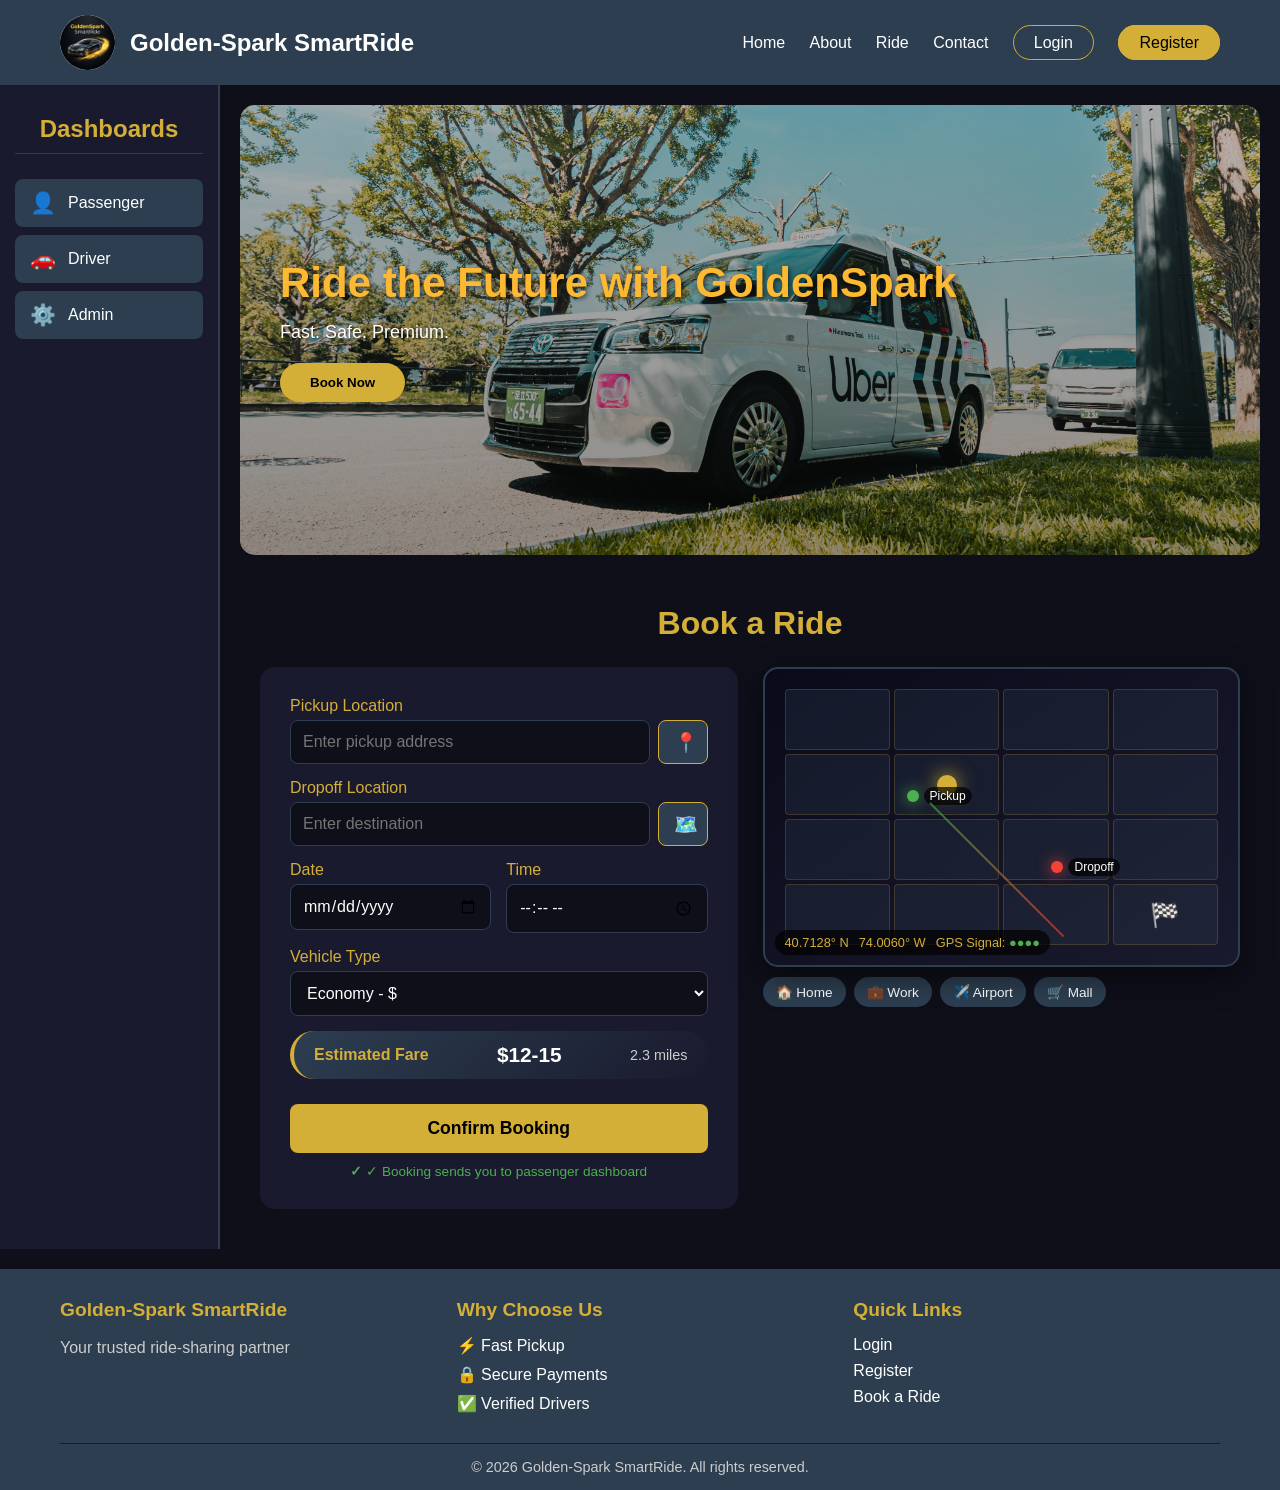
<file: index.html>
<!DOCTYPE html>
<html>

<head>
    <title>Golden-Spark SmartRide</title>
    <link rel="stylesheet" href="style.css">
</head>

<body>

    <header>
        <div class="header-left">
            <img src="logo.jpeg" alt="GoldenSpark SmartRide Logo" class="logo">
            <h1>Golden-Spark SmartRide</h1>
        </div>
        <nav>
            <a href="index.html">Home</a>
            <a href="#about">About</a>
            <a href="#ride">Ride</a>
            <a href="#contact">Contact</a>
            <a href="login.html" class="nav-btn">Login</a>
            <a href="register.html" class="nav-btn register-btn">Register</a>
        </nav>
    </header>

    <div class="main-container">
        <aside class="dashboard-sidebar">
            <h2>Dashboards</h2>
            <a href="passenger-dashboard.html" class="dashboard-link">
                <span class="dashboard-icon">👤</span>
                <span>Passenger</span>
            </a>
            <a href="driver-dashboard.html" class="dashboard-link">
                <span class="dashboard-icon">🚗</span>
                <span>Driver</span>
            </a>
            <a href="admin-dashboard.html" class="dashboard-link">
                <span class="dashboard-icon">⚙️</span>
                <span>Admin</span>
            </a>
        </aside>

        <main class="main-content">
            <section class="hero">
                <div class="hero-text">
                    <h1>Ride the Future with GoldenSpark</h1>
                    <p>Fast. Safe. Premium.</p>
                    <a href="booking.html"><button class="book-now-btn">Book Now</button></a>
                </div>
            </section>

            <section class="booking-form-section" id="ride">
                <h2>Book a Ride</h2>
                <div class="booking-container">
                    <div class="booking-form-wrapper">
                        <form class="booking-form">
                            <div class="form-group">
                                <label for="pickup">Pickup Location</label>
                                <div class="location-input">
                                    <input type="text" id="pickup" placeholder="Enter pickup address" required>
                                    <button type="button" class="gps-btn" title="Use my current location">📍</button>
                                </div>
                            </div>
                            <div class="form-group">
                                <label for="dropoff">Dropoff Location</label>
                                <div class="location-input">
                                    <input type="text" id="dropoff" placeholder="Enter destination" required>
                                    <button type="button" class="map-btn" title="Select on map">🗺️</button>
                                </div>
                            </div>
                            <div class="form-row">
                                <div class="form-group">
                                    <label for="date">Date</label>
                                    <input type="date" id="date" required>
                                </div>
                                <div class="form-group">
                                    <label for="time">Time</label>
                                    <input type="time" id="time" required>
                                </div>
                            </div>
                            <div class="form-group">
                                <label for="vehicle">Vehicle Type</label>
                                <select id="vehicle">
                                    <option value="economy">Economy - $</option>
                                    <option value="premium">Premium - $$</option>
                                    <option value="luxury">Luxury - $$$</option>
                                </select>
                            </div>

                            <div class="fare-estimate">
                                <div class="fare-tooltip">
                                    <span class="fare-label">Estimated Fare</span>
                                    <span class="fare-amount">$12-15</span>
                                    <span class="fare-distance">2.3 miles</span>
                                </div>
                            </div>

                            <button type="submit" class="submit-btn">Confirm Booking</button>
                            <p class="booking-note">✓ Booking sends you to passenger dashboard</p>
                        </form>
                    </div>

                    <div class="map-preview">
                        <div class="gps-map">
                            <div class="satellite-line line-1"></div>
                            <div class="satellite-line line-2"></div>
                            <div class="satellite-line line-3"></div>

                            <!-- Map Grid -->
                            <div class="map-grid">
                                <div class="grid-row">
                                    <div class="grid-cell"></div>
                                    <div class="grid-cell"></div>
                                    <div class="grid-cell"></div>
                                    <div class="grid-cell"></div>
                                </div>
                                <div class="grid-row">
                                    <div class="grid-cell"></div>
                                    <div class="grid-cell">
                                        <div class="gps-pulse"></div>
                                    </div>
                                    <div class="grid-cell"></div>
                                    <div class="grid-cell"></div>
                                </div>
                                <div class="grid-row">
                                    <div class="grid-cell"></div>
                                    <div class="grid-cell"></div>
                                    <div class="grid-cell"></div>
                                    <div class="grid-cell"></div>
                                </div>
                                <div class="grid-row">
                                    <div class="grid-cell"></div>
                                    <div class="grid-cell"></div>
                                    <div class="grid-cell"></div>
                                    <div class="grid-cell">
                                        <div class="destination-marker">🏁</div>
                                    </div>
                                </div>
                            </div>

                            <div class="gps-coordinates">
                                <span class="coord">40.7128° N</span>
                                <span class="coord">74.0060° W</span>
                                <span class="coord">GPS Signal: <span class="signal-strong">●●●●</span></span>
                            </div>

                            <div class="location-marker pickup">
                                <span class="marker-dot"></span>
                                <span class="marker-label">Pickup</span>
                            </div>
                            <div class="location-marker dropoff">
                                <span class="marker-dot"></span>
                                <span class="marker-label">Dropoff</span>
                            </div>

                            <!-- Route Line -->
                            <div class="route-line"></div>
                        </div>

                        <div class="quick-locations">
                            <span class="quick-loc" title="Set as pickup">🏠 Home</span>
                            <span class="quick-loc" title="Set as pickup">💼 Work</span>
                            <span class="quick-loc" title="Set as pickup">✈️ Airport</span>
                            <span class="quick-loc" title="Set as pickup">🛒 Mall</span>
                        </div>
                    </div>
                </div>
            </section>

        </main>
    </div>

    <footer>
        <div class="footer-content">
            <div class="footer-section">
                <h3>Golden-Spark SmartRide</h3>
                <p>Your trusted ride-sharing partner</p>
            </div>

            <div class="footer-section why-choose-us">
                <h3>Why Choose Us</h3>
                <ul class="features-list">
                    <li>⚡ Fast Pickup</li>
                    <li>🔒 Secure Payments</li>
                    <li>✅ Verified Drivers</li>
                </ul>
            </div>

            <div class="footer-section">
                <h4>Quick Links</h4>
                <a href="login.html">Login</a>
                <a href="register.html">Register</a>
                <a href="booking.html">Book a Ride</a>
            </div>
        </div>
        <p class="copyright">© 2026 Golden-Spark SmartRide. All rights reserved.</p>
    </footer>

</body>

</html>
</file>
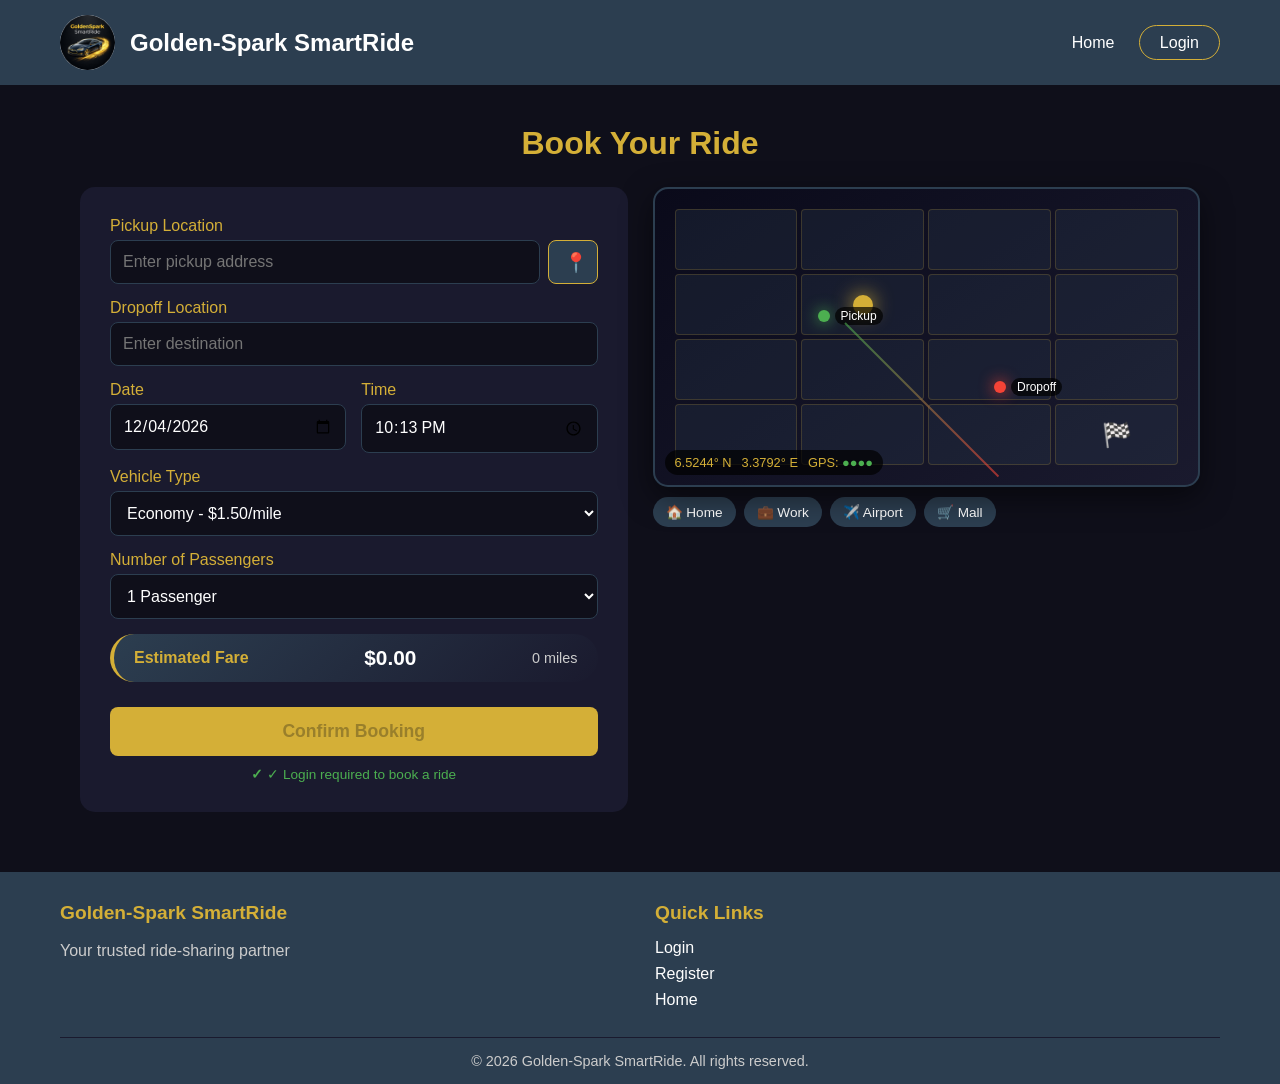
<file: booking.html>
<!DOCTYPE html>
<html lang="en">

<head>
    <meta charset="UTF-8">
    <meta name="viewport" content="width=device-width, initial-scale=1.0">
    <title>Golden-Spark | Book a Ride</title>
    <link rel="stylesheet" href="style.css">
</head>

<body>

    <header>
        <div class="header-left">
            <img src="logo.jpeg" alt="GoldenSpark SmartRide Logo" class="logo">
            <h1>Golden-Spark SmartRide</h1>
        </div>
        <nav>
            <a href="index.html">Home</a>
            <a href="login.html" class="nav-btn" id="navBtn">Login</a>
        </nav>
    </header>

    <div class="main-container">
        <main class="main-content" style="width: 100%; max-width: 1200px; margin: 0 auto; padding: 20px;">

            <section class="booking-form-section">
                <h2>Book Your Ride</h2>
                <div class="booking-container">
                    <div class="booking-form-wrapper">
                        <form class="booking-form" id="bookingForm">
                            <div class="form-group">
                                <label for="pickup">Pickup Location</label>
                                <div class="location-input">
                                    <input type="text" id="pickup" placeholder="Enter pickup address" required>
                                    <button type="button" class="gps-btn" title="Use my current location" onclick="useMyLocation()">📍</button>
                                </div>
                            </div>
                            <div class="form-group">
                                <label for="dropoff">Dropoff Location</label>
                                <div class="location-input">
                                    <input type="text" id="dropoff" placeholder="Enter destination" required>
                                </div>
                            </div>
                            <div class="form-row">
                                <div class="form-group">
                                    <label for="date">Date</label>
                                    <input type="date" id="date" required>
                                </div>
                                <div class="form-group">
                                    <label for="time">Time</label>
                                    <input type="time" id="time" required>
                                </div>
                            </div>
                            <div class="form-group">
                                <label for="vehicle">Vehicle Type</label>
                                <select id="vehicle" onchange="updateFare()">
                                    <option value="Economy">Economy - $1.50/mile</option>
                                    <option value="Premium">Premium - $2.50/mile</option>
                                    <option value="Luxury">Luxury - $4.00/mile</option>
                                </select>
                            </div>
                            <div class="form-group">
                                <label for="passengers">Number of Passengers</label>
                                <select id="passengers">
                                    <option value="1">1 Passenger</option>
                                    <option value="2">2 Passengers</option>
                                    <option value="3">3 Passengers</option>
                                    <option value="4">4 Passengers</option>
                                </select>
                            </div>

                            <div class="fare-estimate">
                                <div class="fare-tooltip">
                                    <span class="fare-label">Estimated Fare</span>
                                    <span class="fare-amount" id="fareAmount">$0.00</span>
                                    <span class="fare-distance" id="fareDistance">0 miles</span>
                                </div>
                            </div>

                            <button type="submit" class="submit-btn" id="submitBtn">Confirm Booking</button>
                            <p class="booking-note" id="bookingNote">✓ Login required to book a ride</p>
                        </form>
                    </div>

                    <div class="map-preview">
                        <div class="gps-map">
                            <div class="satellite-line line-1"></div>
                            <div class="satellite-line line-2"></div>
                            <div class="satellite-line line-3"></div>

                            <div class="map-grid">
                                <div class="grid-row">
                                    <div class="grid-cell"></div>
                                    <div class="grid-cell"></div>
                                    <div class="grid-cell"></div>
                                    <div class="grid-cell"></div>
                                </div>
                                <div class="grid-row">
                                    <div class="grid-cell"></div>
                                    <div class="grid-cell">
                                        <div class="gps-pulse" id="pickupMarker"></div>
                                    </div>
                                    <div class="grid-cell"></div>
                                    <div class="grid-cell"></div>
                                </div>
                                <div class="grid-row">
                                    <div class="grid-cell"></div>
                                    <div class="grid-cell"></div>
                                    <div class="grid-cell"></div>
                                    <div class="grid-cell"></div>
                                </div>
                                <div class="grid-row">
                                    <div class="grid-cell"></div>
                                    <div class="grid-cell"></div>
                                    <div class="grid-cell"></div>
                                    <div class="grid-cell">
                                        <div class="destination-marker">🏁</div>
                                    </div>
                                </div>
                            </div>

                            <div class="gps-coordinates">
                                <span class="coord" id="coordLat">6.5244° N</span>
                                <span class="coord" id="coordLng">3.3792° E</span>
                                <span class="coord">GPS: <span class="signal-strong">●●●●</span></span>
                            </div>

                            <div class="location-marker pickup" id="pickupPos">
                                <span class="marker-dot"></span>
                                <span class="marker-label">Pickup</span>
                            </div>
                            <div class="location-marker dropoff" id="dropoffPos">
                                <span class="marker-dot"></span>
                                <span class="marker-label">Dropoff</span>
                            </div>

                            <div class="route-line" id="routeLine"></div>
                        </div>

                        <div class="quick-locations">
                            <span class="quick-loc" onclick="setQuickLocation('pickup', '123 Main Street, Lagos')">🏠 Home</span>
                            <span class="quick-loc" onclick="setQuickLocation('pickup', '456 Oxford Street, Ikoyi')">💼 Work</span>
                            <span class="quick-loc" onclick="setQuickLocation('pickup', 'Murtala Muhammed Airport')">✈️ Airport</span>
                            <span class="quick-loc" onclick="setQuickLocation('pickup', 'Shoprite Ikeja')">🛒 Mall</span>
                        </div>
                    </div>
                </div>
            </section>

        </main>
    </div>

    <footer>
        <div class="footer-content">
            <div class="footer-section">
                <h3>Golden-Spark SmartRide</h3>
                <p>Your trusted ride-sharing partner</p>
            </div>
            <div class="footer-section">
                <h4>Quick Links</h4>
                <a href="login.html">Login</a>
                <a href="register.html">Register</a>
                <a href="index.html">Home</a>
            </div>
        </div>
        <p class="copyright">© 2026 Golden-Spark SmartRide. All rights reserved.</p>
    </footer>

    <script src="app.js"></script>
    <script>
        // Check login status
        const currentUser = getCurrentUser();
        const submitBtn = document.getElementById('submitBtn');
        const bookingNote = document.getElementById('bookingNote');
        const navBtn = document.getElementById('navBtn');

        if (currentUser) {
            navBtn.textContent = 'Logout';
            navBtn.href = '#';
            navBtn.onclick = function(e) {
                e.preventDefault();
                logout();
            };
            
            if (currentUser.role === 'Passenger') {
                submitBtn.disabled = false;
                bookingNote.textContent = '✓ Booking will be sent to nearby drivers';
                bookingNote.style.color = '#4CAF50';
            } else {
                submitBtn.disabled = true;
                bookingNote.textContent = '⚠ Only passengers can book rides';
                bookingNote.style.color = '#FFC107';
            }
        } else {
            submitBtn.disabled = true;
        }

        // Set default date and time
        document.getElementById('date').valueAsDate = new Date();
        const now = new Date();
        document.getElementById('time').value = now.getHours().toString().padStart(2, '0') + ':' + now.getMinutes().toString().padStart(2, '0');

        // Ride settings
        const rideSettings = JSON.parse(localStorage.getItem('rideSettings') || '{}');
        const rates = {
            Economy: rideSettings.economyRate || 1.50,
            Premium: rideSettings.premiumRate || 2.50,
            Luxury: rideSettings.luxuryRate || 4.00
        };
        const baseFare = rideSettings.baseFare || 3.00;

        // Calculate fare
        function updateFare() {
            const vehicle = document.getElementById('vehicle').value;
            const pickup = document.getElementById('pickup').value;
            const dropoff = document.getElementById('dropoff').value;

            if (!pickup || !dropoff) {
                document.getElementById('fareAmount').textContent = '$0.00';
                document.getElementById('fareDistance').textContent = '0 miles';
                return;
            }

            const randomDistance = (Math.random() * 12 + 1).toFixed(1);
            const fare = (baseFare + (randomDistance * rates[vehicle])).toFixed(2);

            document.getElementById('fareAmount').textContent = '$' + fare;
            document.getElementById('fareDistance').textContent = randomDistance + ' miles';
        }

        // Set quick location
        function setQuickLocation(fieldId, location) {
            document.getElementById(fieldId).value = location;
            updateFare();
        }

        // Use my location
        function useMyLocation() {
            if (navigator.geolocation) {
                navigator.geolocation.getCurrentPosition(
                    function(position) {
                        const lat = position.coords.latitude.toFixed(4);
                        const lng = position.coords.longitude.toFixed(4);
                        document.getElementById('pickup').value = 'Current Location (' + lat + ', ' + lng + ')';
                        document.getElementById('coordLat').textContent = lat + '° N';
                        document.getElementById('coordLng').textContent = lng + '° E';
                        updateFare();
                    },
                    function(error) {
                        alert('Unable to get your location. Please enter it manually.');
                    }
                );
            } else {
                alert('Geolocation is not supported by your browser.');
            }
        }

        // Input listeners
        document.getElementById('pickup').addEventListener('input', updateFare);
        document.getElementById('dropoff').addEventListener('input', updateFare);

        // Form submission
        document.getElementById('bookingForm').addEventListener('submit', function(e) {
            e.preventDefault();

            if (!currentUser) {
                showMessage('Please login to book a ride!', 'error');
                return;
            }

            if (currentUser.role !== 'Passenger') {
                showMessage('Only passengers can book rides!', 'error');
                return;
            }

            const pickup = document.getElementById('pickup').value;
            const dropoff = document.getElementById('dropoff').value;
            const date = document.getElementById('date').value;
            const time = document.getElementById('time').value;
            const vehicleType = document.getElementById('vehicle').value;
            const passengerCount = document.getElementById('passengers').value;
            const fareText = document.getElementById('fareAmount').textContent;
            const distanceText = document.getElementById('fareDistance').textContent;

            if (!pickup || !dropoff || !date || !time) {
                showMessage('Please fill in all fields!', 'error');
                return;
            }

            if (fareText === '$0.00') {
                showMessage('Please enter valid locations to calculate fare!', 'error');
                return;
            }

            const fare = parseFloat(fareText.replace('$', ''));
            const distance = parseFloat(distanceText.replace(' miles', ''));

            // Generate random coordinates for demo (Lagos area)
            const pickupLat = 6.4 + (Math.random() * 0.2);
            const pickupLng = 3.3 + (Math.random() * 0.2);
            const dropoffLat = 6.4 + (Math.random() * 0.2);
            const dropoffLng = 3.3 + (Math.random() * 0.2);

            const bookingData = {
                pickup,
                dropoff,
                pickupLat,
                pickupLng,
                dropoffLat,
                dropoffLng,
                date,
                time,
                vehicleType,
                passengerCount,
                fare,
                distance
            };

            const newBooking = createBooking(bookingData);

            if (newBooking) {
                showMessage('Booking confirmed! ID: ' + newBooking.id, 'success');
                
                setTimeout(() => {
                    window.location.href = 'passenger-dashboard.html';
                }, 2000);
            } else {
                showMessage('Failed to create booking. Please try again.', 'error');
            }
        });
    </script>
</body>

</html>
</file>
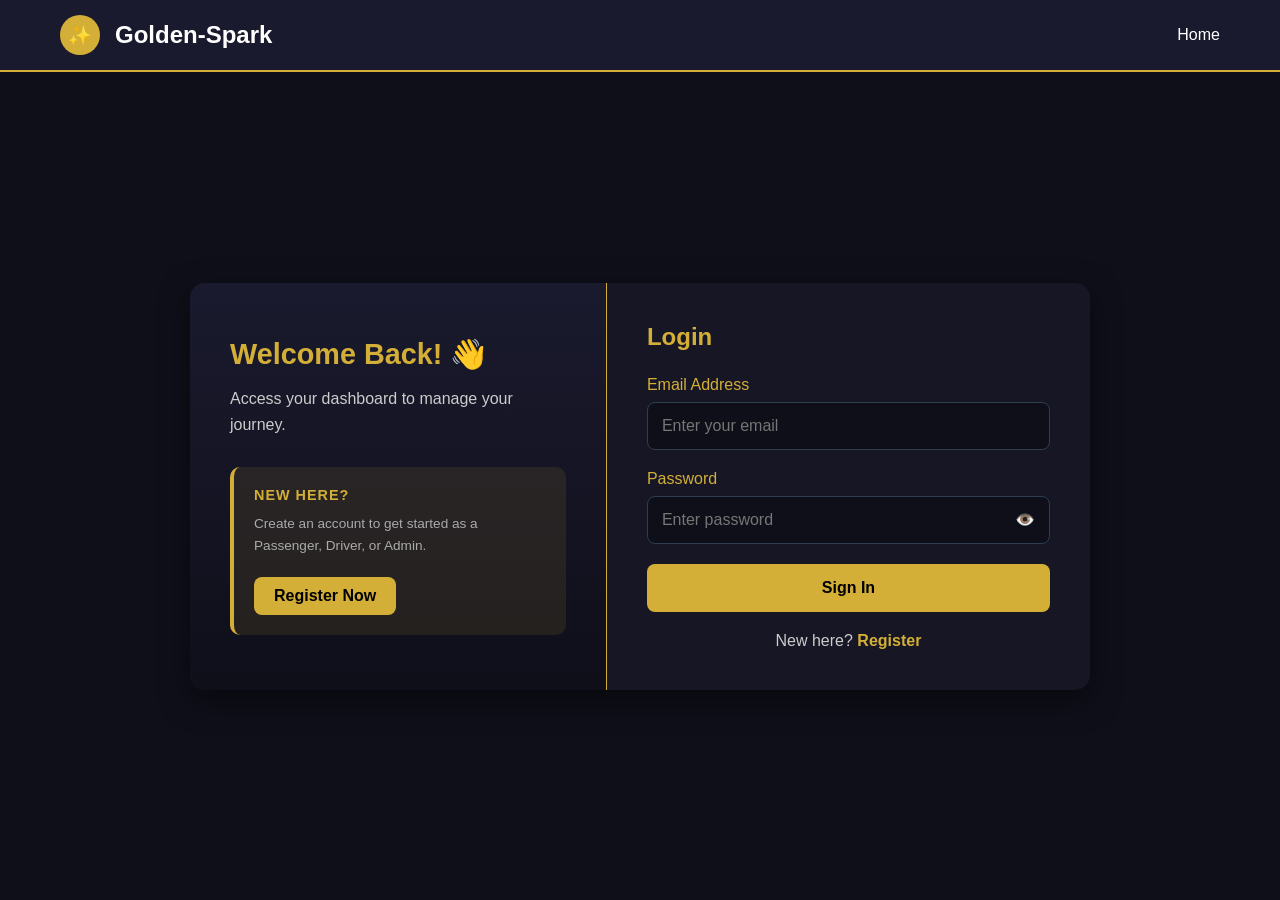
<file: Login.html>
<!DOCTYPE html>
<html lang="en">

<head>
    <meta charset="UTF-8">
    <meta name="viewport" content="width=device-width, initial-scale=1.0">
    <title>Golden-Spark | Login</title>
    <link rel="stylesheet" href="login.css">
</head>

<body>
    <header>
        <div class="header-left">
            <div class="logo">✨</div>
            <h1>Golden-Spark</h1>
        </div>
        <nav><a href="index.html">Home</a></nav>
    </header>

    <div class="main-container">
        <div class="login-container">
            <div class="brand-side">
                <h2>Welcome Back! 👋</h2>
                <p>Access your dashboard to manage your journey.</p>
                <div class="demo-credentials">
                    <h4>New here?</h4>
                    <p>Create an account to get started as a Passenger, Driver, or Admin.</p>
                    <a href="register.html" style="display: inline-block; margin-top: 15px; padding: 10px 20px; background: #D4AF37; color: black; text-decoration: none; border-radius: 8px; font-weight: bold;">Register Now</a>
                </div>
            </div>

            <div class="form-side">
                <h2>Login</h2>
                <div id="loginError" class="error-message" style="display: none;"></div>
                
                <div class="form-group">
                    <label for="email">Email Address</label>
                    <input type="email" id="email" placeholder="Enter your email" required>
                </div>
                
                <div class="form-group">
                    <label>Password</label>
                    <div class="input-with-icon">
                        <input type="password" id="login-pass" placeholder="Enter password">
                        <span class="toggle-password" onclick="togglePass('login-pass')">👁️</span>
                    </div>
                </div>
                
                <button class="register-btn" onclick="handleLogin()">Sign In</button>
                
                <div class="register-link">New here? <a href="register.html">Register</a></div>
            </div>
        </div>
    </div>
    <script src="app.js"></script>
</body>

</html>
</file>
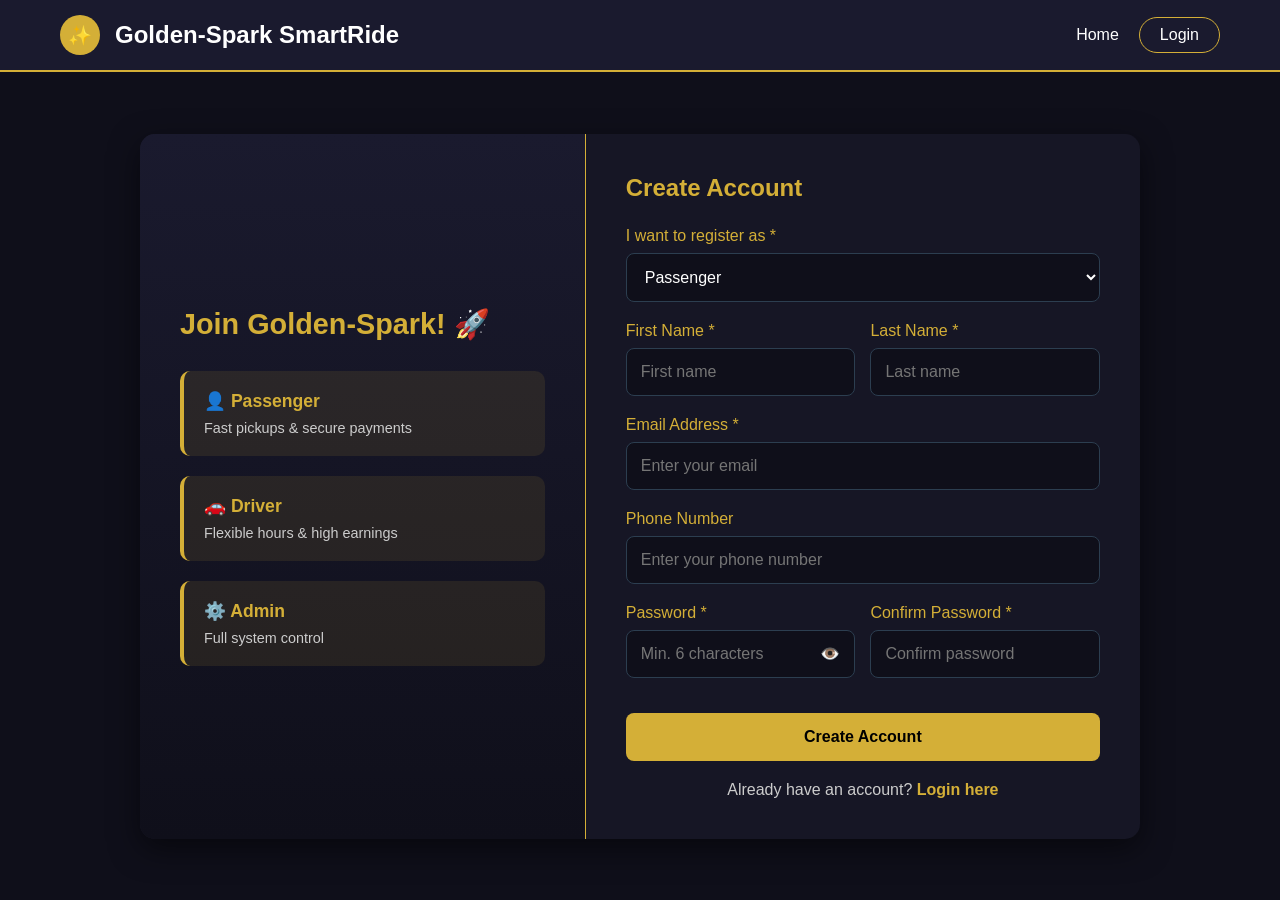
<file: Register.html>
<!DOCTYPE html>
<html lang="en">

<head>
    <meta charset="UTF-8">
    <meta name="viewport" content="width=device-width, initial-scale=1.0">
    <title>Golden-Spark | Register</title>
    <link rel="stylesheet" href="register.css">
</head>

<body>
    <header>
        <div class="header-left">
            <div class="logo">✨</div>
            <h1>Golden-Spark SmartRide</h1>
        </div>
        <nav>
            <a href="index.html">Home</a>
            <a href="login.html" class="nav-btn">Login</a>
        </nav>
    </header>

    <div class="main-container">
        <div class="register-container">
            <div class="benefits-side">
                <h2>Join Golden-Spark! 🚀</h2>
                <div class="benefits-cards">
                    <div class="benefit-card">
                        <h4>👤 Passenger</h4>
                        <p>Fast pickups & secure payments</p>
                    </div>
                    <div class="benefit-card">
                        <h4>🚗 Driver</h4>
                        <p>Flexible hours & high earnings</p>
                    </div>
                    <div class="benefit-card">
                        <h4>⚙️ Admin</h4>
                        <p>Full system control</p>
                    </div>
                </div>
            </div>

            <div class="form-side">
                <h2>Create Account</h2>
                <div id="registerError" class="error-message" style="display: none;"></div>
                
                <div class="simple-form">
                    <div class="form-group">
                        <label>I want to register as *</label>
                        <select id="userRole" onchange="toggleDriverFields()" style="width: 100%; padding: 14px; background: #0F0F1A; border: 1px solid #2C3E50; color: white; border-radius: 8px; font-size: 1rem;">
                            <option value="Passenger">Passenger</option>
                            <option value="Driver">Driver</option>
                            <option value="Admin">Admin</option>
                        </select>
                    </div>

                    <div class="form-row" style="display: flex; gap: 15px;">
                        <div class="form-group" style="flex: 1;">
                            <label>First Name *</label>
                            <input type="text" id="firstName" placeholder="First name" required>
                        </div>
                        <div class="form-group" style="flex: 1;">
                            <label>Last Name *</label>
                            <input type="text" id="lastName" placeholder="Last name" required>
                        </div>
                    </div>

                    <div class="form-group">
                        <label>Email Address *</label>
                        <input type="email" id="email" placeholder="Enter your email" required>
                    </div>

                    <div class="form-group">
                        <label>Phone Number</label>
                        <input type="tel" id="phone" placeholder="Enter your phone number">
                    </div>

                    <div class="form-row" style="display: flex; gap: 15px;">
                        <div class="form-group" style="flex: 1;">
                            <label>Password *</label>
                            <div class="input-with-icon">
                                <input type="password" id="password" placeholder="Min. 6 characters" required>
                                <span class="toggle-password" onclick="togglePass('password')">👁️</span>
                            </div>
                        </div>
                        <div class="form-group" style="flex: 1;">
                            <label>Confirm Password *</label>
                            <div class="input-with-icon">
                                <input type="password" id="confirmPassword" placeholder="Confirm password" required>
                            </div>
                        </div>
                    </div>

                    <!-- Driver-specific fields -->
                    <div id="driverFields" style="display: none; margin-top: 15px; padding: 15px; background: rgba(212, 175, 55, 0.1); border-radius: 8px; border-left: 4px solid #D4AF37;">
                        <h4 style="color: #D4AF37; margin-bottom: 15px;">🚗 Vehicle Information</h4>
                        
                        <div class="form-group">
                            <label>License Number *</label>
                            <input type="text" id="licenseNumber" placeholder="e.g., DL-2024-001">
                        </div>

                        <div class="form-group">
                            <label>License Expiry</label>
                            <input type="date" id="licenseExpiry">
                        </div>

                        <div class="form-row" style="display: flex; gap: 15px;">
                            <div class="form-group" style="flex: 2;">
                                <label>Vehicle Model *</label>
                                <input type="text" id="vehicleModel" placeholder="e.g., Toyota Camry">
                            </div>
                            <div class="form-group" style="flex: 1;">
                                <label>Year *</label>
                                <input type="number" id="vehicleYear" placeholder="e.g., 2022" min="2000" max="2030">
                            </div>
                        </div>

                        <div class="form-row" style="display: flex; gap: 15px;">
                            <div class="form-group" style="flex: 1;">
                                <label>Plate Number *</label>
                                <input type="text" id="plateNumber" placeholder="e.g., GS-992-AB">
                            </div>
                            <div class="form-group" style="flex: 1;">
                                <label>Vehicle Color</label>
                                <input type="text" id="vehicleColor" placeholder="e.g., White">
                            </div>
                        </div>
                    </div>

                    <!-- Admin code field -->
                    <div id="adminFields" style="display: none; margin-top: 15px; padding: 15px; background: rgba(212, 175, 55, 0.1); border-radius: 8px; border-left: 4px solid #D4AF37;">
                        <h4 style="color: #D4AF37; margin-bottom: 15px;">⚙️ Admin Access</h4>
                        <div class="form-group">
                            <label>Admin Code *</label>
                            <input type="password" id="adminCode" placeholder="Enter admin access code">
                            <small style="color: #ccc; font-size: 0.8rem;">Contact system administrator for admin code</small>
                        </div>
                    </div>

                    <button type="button" class="register-btn" onclick="handleRegister()" style="margin-top: 15px;">Create Account</button>
                </div>
                <div class="login-link">Already have an account? <a href="login.html">Login here</a></div>
            </div>
        </div>
    </div>

    <div id="success-overlay" class="overlay">
        <div class="success-box">
            <div class="success-icon">✅</div>
            <h3>Registration Successful!</h3>
            <p>Welcome to Golden-Spark. Redirecting...</p>
        </div>
    </div>

    <script src="app.js"></script>
    <script>
        function toggleDriverFields() {
            const role = document.getElementById('userRole').value;
            const driverFields = document.getElementById('driverFields');
            const adminFields = document.getElementById('adminFields');

            driverFields.style.display = role === 'Driver' ? 'block' : 'none';
            adminFields.style.display = role === 'Admin' ? 'block' : 'none';
        }

        // Override handleRegister to check admin code
        const originalHandleRegister = handleRegister;
        handleRegister = function() {
            const role = document.getElementById('userRole').value;
            
            if (role === 'Admin') {
                const adminCode = document.getElementById('adminCode').value;
                if (adminCode !== 'ADMIN2024') {
                    showMessage('Invalid admin code!', 'error');
                    return;
                }
            }
            
            originalHandleRegister();
        };
    </script>
</body>

</html>
</file>
<file: style.css>
* {
    margin: 0;
    padding: 0;
    box-sizing: border-box;
    font-family: Arial, sans-serif;
}

body {
    background-color: #0F0F1A;
    color: white;
}

header {
    display: flex;
    justify-content: space-between;
    align-items: center;
    padding: 15px 60px;
    background-color: #2C3E50;
    position: sticky;
    top: 0;
    z-index: 100;
}

.header-left {
    display: flex;
    align-items: center;
    gap: 15px;
}

.logo {
    height: 55px;
    width: 55px;
    border-radius: 50%;
    object-fit: cover;
}

header h1 {
    font-size: 1.5rem;
    color: white;
}

nav a {
    color: white;
    margin-left: 20px;
    text-decoration: none;
    font-weight: 500;
}

nav a:hover {
    color: #D4AF37;
}

.nav-btn {
    padding: 8px 20px;
    border-radius: 20px;
    background-color: transparent;
    border: 1px solid #D4AF37;
}

.register-btn {
    background-color: #D4AF37;
    color: black;
}

.register-btn:hover {
    background-color: #FDB931;
    color: black;
}

.main-container {
    display: flex;
    min-height: calc(100vh - 140px);
}

.dashboard-sidebar {
    width: 220px;
    background-color: #1A1A2E;
    padding: 30px 15px;
    border-right: 2px solid #2C3E50;
}

.dashboard-sidebar h2 {
    color: #D4AF37;
    margin-bottom: 25px;
    font-size: 1.5rem;
    text-align: center;
    padding-bottom: 10px;
    border-bottom: 1px solid #2C3E50;
}

.dashboard-link {
    display: flex;
    align-items: center;
    gap: 12px;
    padding: 12px 15px;
    margin-bottom: 8px;
    background-color: #2C3E50;
    border-radius: 8px;
    text-decoration: none;
    color: white;
    transition: all 0.3s;
}

.dashboard-link:hover {
    background-color: #D4AF37;
    color: black;
    transform: translateX(5px);
}

.dashboard-icon {
    font-size: 1.3rem;
}

.main-content {
    flex: 1;
    padding: 20px;
}

.hero {
    height: 50vh;
    display: flex;
    align-items: center;
    padding-left: 40px;
    color: white;
    background: linear-gradient(rgba(44, 62, 80, 0.3), rgba(0, 0, 0, 0.4)), url("uber.jpg");
    background-size: cover;
    background-position: center;
    border-radius: 15px;
    margin-bottom: 30px;
}

.hero h1 {
    font-size: 42px;
    margin-bottom: 15px;
    color: #FDB931;
    text-shadow: 2px 2px 4px rgba(0, 0, 0, 0.5);
}

.hero p {
    font-size: 18px;
    margin-bottom: 20px;
    text-shadow: 1px 1px 2px rgba(0, 0, 0, 0.5);
}

.book-now-btn {
    padding: 12px 30px;
    background-color: #D4AF37;
    border: none;
    border-radius: 30px;
    font-weight: bold;
    cursor: pointer;
    transition: background-color 0.3s;
}

.book-now-btn:hover {
    background-color: #FDB931;
}

.booking-form-section {
    max-width: 1200px;
    margin: 0 auto;
    padding: 20px;
}

.booking-form-section h2 {
    text-align: center;
    margin-bottom: 25px;
    font-size: 2rem;
    color: #D4AF37;
}

.booking-container {
    display: flex;
    gap: 25px;
    max-width: 1200px;
    margin: 0 auto;
}

.booking-form-wrapper {
    flex: 1;
    min-width: 350px;
}

.booking-form {
    background-color: #1A1A2E;
    padding: 30px;
    border-radius: 15px;
}

.form-group {
    margin-bottom: 15px;
}

.form-row {
    display: flex;
    gap: 15px;
    margin-bottom: 15px;
}

.form-row .form-group {
    flex: 1;
    margin-bottom: 0;
}

label {
    display: block;
    margin-bottom: 5px;
    color: #D4AF37;
    font-weight: 500;
}

input,
select {
    width: 100%;
    padding: 12px;
    border-radius: 8px;
    border: 1px solid #2C3E50;
    background-color: #0F0F1A;
    color: white;
    font-size: 1rem;
}

input:focus,
select:focus {
    outline: none;
    border-color: #D4AF37;
}

.location-input {
    display: flex;
    gap: 8px;
}

.location-input input {
    flex: 1;
}

.gps-btn,
.map-btn {
    padding: 0 15px;
    background-color: #2C3E50;
    border: 1px solid #D4AF37;
    border-radius: 8px;
    cursor: pointer;
    font-size: 1.2rem;
    transition: all 0.3s;
    width: 50px;
}

.gps-btn:hover,
.map-btn:hover {
    background-color: #D4AF37;
    transform: scale(1.05);
    box-shadow: 0 0 15px rgba(212, 175, 55, 0.5);
}

.gps-btn:active,
.map-btn:active {
    transform: scale(0.95);
}

.fare-estimate {
    margin: 15px 0;
    position: relative;
}

.fare-tooltip {
    background: linear-gradient(135deg, #2C3E50, #1A1A2E);
    padding: 12px 20px;
    border-radius: 30px;
    display: flex;
    justify-content: space-between;
    align-items: center;
    border-left: 4px solid #D4AF37;
    animation: pulse 2s infinite;
}

@keyframes pulse {
    0% {
        opacity: 0.8;
    }
    50% {
        opacity: 1;
    }
    100% {
        opacity: 0.8;
    }
}

.fare-label {
    color: #D4AF37;
    font-weight: bold;
}

.fare-amount {
    font-size: 1.3rem;
    font-weight: bold;
    color: white;
}

.fare-distance {
    color: #ccc;
    font-size: 0.9rem;
}

.submit-btn {
    width: 100%;
    padding: 14px;
    background-color: #D4AF37;
    border: none;
    border-radius: 8px;
    font-weight: bold;
    cursor: pointer;
    font-size: 1.1rem;
    transition: background-color 0.3s;
    margin-top: 10px;
}

.submit-btn:hover {
    background-color: #FDB931;
}

.booking-note {
    text-align: center;
    font-size: 0.85rem;
    color: #4CAF50;
    margin-top: 10px;
}

.booking-note::before {
    content: "✓ ";
    font-weight: bold;
}

.map-preview {
    flex: 1;
    min-width: 350px;
}

.gps-map {
    background: linear-gradient(145deg, #0A0A1A, #1A1A2E);
    border-radius: 15px;
    padding: 20px;
    position: relative;
    height: 300px;
    overflow: hidden;
    border: 2px solid #2C3E50;
    box-shadow: 0 10px 30px rgba(0, 0, 0, 0.5);
}

.satellite-line {
    position: absolute;
    height: 2px;
    background: linear-gradient(90deg, transparent, #D4AF37, transparent);
    animation: scan 3s linear infinite;
    opacity: 0.3;
}

.line-1 {
    top: 30%;
    width: 100%;
    left: -100%;
    animation: scan 4s linear infinite;
}

.line-2 {
    top: 60%;
    width: 100%;
    left: -100%;
    animation: scan 5s linear infinite;
    animation-delay: 1s;
}

.line-3 {
    top: 90%;
    width: 100%;
    left: -100%;
    animation: scan 4.5s linear infinite;
    animation-delay: 2s;
}

@keyframes scan {
    0% {
        left: -100%;
        opacity: 0;
    }
    50% {
        opacity: 0.5;
    }
    100% {
        left: 100%;
        opacity: 0;
    }
}

.map-grid {
    display: flex;
    flex-direction: column;
    height: 100%;
    gap: 4px;
    position: relative;
    z-index: 1;
}

.grid-row {
    display: flex;
    gap: 4px;
    flex: 1;
}

.grid-cell {
    flex: 1;
    background-color: rgba(44, 62, 80, 0.3);
    border: 1px solid rgba(212, 175, 55, 0.2);
    border-radius: 4px;
    position: relative;
    transition: all 0.3s;
}

.grid-cell:hover {
    background-color: rgba(212, 175, 55, 0.1);
    border-color: #D4AF37;
}

.gps-pulse {
    width: 20px;
    height: 20px;
    background-color: #D4AF37;
    border-radius: 50%;
    position: absolute;
    top: 50%;
    left: 50%;
    transform: translate(-50%, -50%);
    animation: gps-pulse 2s infinite;
    box-shadow: 0 0 20px #D4AF37;
}

@keyframes gps-pulse {
    0% {
        box-shadow: 0 0 0 0 rgba(212, 175, 55, 0.7);
    }
    70% {
        box-shadow: 0 0 0 15px rgba(212, 175, 55, 0);
    }
    100% {
        box-shadow: 0 0 0 0 rgba(212, 175, 55, 0);
    }
}

.destination-marker {
    font-size: 1.5rem;
    position: absolute;
    top: 50%;
    left: 50%;
    transform: translate(-50%, -50%);
    animation: bounce 1s infinite;
}

@keyframes bounce {
    0%,
    100% {
        transform: translate(-50%, -50%);
    }
    50% {
        transform: translate(-50%, -60%);
    }
}

.gps-coordinates {
    position: absolute;
    bottom: 10px;
    left: 10px;
    background: rgba(0, 0, 0, 0.7);
    padding: 5px 10px;
    border-radius: 20px;
    font-size: 0.8rem;
    color: #D4AF37;
    z-index: 3;
    display: flex;
    gap: 10px;
}

.signal-strong {
    color: #4CAF50;
}

.location-marker {
    position: absolute;
    z-index: 2;
    display: flex;
    align-items: center;
    gap: 5px;
}

.location-marker.pickup {
    top: 40%;
    left: 30%;
}

.location-marker.dropoff {
    bottom: 30%;
    right: 25%;
}

.marker-dot {
    width: 12px;
    height: 12px;
    border-radius: 50%;
    animation: marker-pulse 1.5s infinite;
}

.pickup .marker-dot {
    background-color: #4CAF50;
    box-shadow: 0 0 15px #4CAF50;
}

.dropoff .marker-dot {
    background-color: #f44336;
    box-shadow: 0 0 15px #f44336;
}

.marker-label {
    font-size: 0.75rem;
    background: rgba(0, 0, 0, 0.7);
    padding: 2px 6px;
    border-radius: 10px;
    color: white;
}

@keyframes marker-pulse {
    0% {
        transform: scale(1);
    }
    50% {
        transform: scale(1.3);
    }
    100% {
        transform: scale(1);
    }
}

.route-line {
    position: absolute;
    top: 45%;
    left: 35%;
    width: 40%;
    height: 2px;
    background: linear-gradient(90deg, #4CAF50, #f44336);
    transform: rotate(45deg);
    transform-origin: left;
    z-index: 2;
    opacity: 0.6;
    animation: route-pulse 2s infinite;
}

@keyframes route-pulse {
    0% {
        opacity: 0.3;
    }
    50% {
        opacity: 0.8;
    }
    100% {
        opacity: 0.3;
    }
}

.quick-locations {
    display: flex;
    gap: 8px;
    margin-top: 10px;
    flex-wrap: wrap;
}

.quick-loc {
    background-color: #2C3E50;
    padding: 6px 12px;
    border-radius: 20px;
    font-size: 0.85rem;
    cursor: pointer;
    transition: all 0.3s;
    border: 1px solid transparent;
}

.quick-loc:hover {
    background-color: #D4AF37;
    color: black;
    transform: scale(1.05);
    border-color: white;
}

.quick-loc:active {
    transform: scale(0.95);
}

footer {
    background-color: #2C3E50;
    padding: 30px 60px 15px;
    margin-top: 20px;
}

.footer-content {
    display: flex;
    justify-content: space-between;
    flex-wrap: wrap;
    gap: 30px;
    margin-bottom: 20px;
}

.footer-section {
    flex: 1;
    min-width: 200px;
}

.footer-section h3,
.footer-section h4 {
    color: #D4AF37;
    margin-bottom: 15px;
    font-size: 1.2rem;
}

.footer-section p {
    color: #ccc;
    line-height: 1.5;
}

.footer-section a {
    display: block;
    color: white;
    text-decoration: none;
    margin-bottom: 8px;
    transition: color 0.3s;
}

.footer-section a:hover {
    color: #D4AF37;
}

.features-list {
    list-style: none;
}

.features-list li {
    color: white;
    margin-bottom: 10px;
    font-size: 1rem;
    display: flex;
    align-items: center;
    gap: 8px;
}

.features-list li:hover {
    color: #D4AF37;
    transform: translateX(5px);
    transition: all 0.3s;
}

.copyright {
    text-align: center;
    padding-top: 15px;
    border-top: 1px solid #1A1A2E;
    color: #ccc;
    font-size: 0.9rem;
}

@media (max-width: 968px) {
    .booking-container {
        flex-direction: column;
    }
    .gps-map {
        height: 250px;
    }
    .gps-coordinates {
        flex-wrap: wrap;
    }
}

@media (max-width: 768px) {
    header {
        padding: 15px 20px;
        flex-direction: column;
        gap: 15px;
    }
    nav {
        display: flex;
        flex-wrap: wrap;
        justify-content: center;
        gap: 10px;
    }
    nav a {
        margin-left: 0;
    }
    .main-container {
        flex-direction: column;
    }
    .dashboard-sidebar {
        width: 100%;
        padding: 20px;
        border-right: none;
        border-bottom: 2px solid #2C3E50;
    }
    .dashboard-link {
        display: inline-flex;
        width: calc(33.33% - 10px);
        margin-right: 10px;
    }
    .hero {
        padding-left: 20px;
        height: 40vh;
    }
    .hero h1 {
        font-size: 32px;
    }
    .booking-form-wrapper,
    .map-preview {
        min-width: 100%;
    }
    .footer-content {
        flex-direction: column;
        gap: 20px;
    }
    footer {
        padding: 30px 20px 15px;
    }
    .form-row {
        flex-direction: column;
        gap: 15px;
    }
}
</file>
<file: login.css>
* {
    margin: 0;
    padding: 0;
    box-sizing: border-box;
    font-family: 'Segoe UI', sans-serif;
}

body {
    background-color: #0F0F1A;
    color: white;
    min-height: 100vh;
}

header {
    display: flex;
    justify-content: space-between;
    align-items: center;
    padding: 15px 60px;
    background: #1A1A2E;
    border-bottom: 2px solid #D4AF37;
}

.header-left {
    display: flex;
    align-items: center;
    gap: 15px;
}

.logo {
    background: #D4AF37;
    width: 40px;
    height: 40px;
    border-radius: 50%;
    display: flex;
    justify-content: center;
    align-items: center;
    font-size: 1.2rem;
}

header h1 {
    font-size: 1.5rem;
    color: white;
}

nav a {
    color: white;
    text-decoration: none;
    font-weight: 500;
    transition: color 0.3s;
}

nav a:hover {
    color: #D4AF37;
}

.main-container {
    display: flex;
    justify-content: center;
    align-items: center;
    padding: 50px 20px;
    min-height: calc(100vh - 72px);
}

.login-container {
    display: flex;
    max-width: 900px;
    width: 100%;
    background: #161625;
    border-radius: 15px;
    overflow: hidden;
    box-shadow: 0 10px 30px rgba(0, 0, 0, 0.5);
}

.brand-side {
    flex: 1;
    padding: 40px;
    background: linear-gradient(to bottom, #1A1A2E, #0F0F1A);
    border-right: 1px solid #D4AF37;
    display: flex;
    flex-direction: column;
    justify-content: center;
}

.brand-side h2 {
    color: #D4AF37;
    margin-bottom: 15px;
    font-size: 1.8rem;
}

.brand-side p {
    color: #ccc;
    line-height: 1.6;
}

.demo-credentials {
    margin-top: 30px;
    padding: 20px;
    background: rgba(212, 175, 55, 0.1);
    border-radius: 10px;
    border-left: 4px solid #D4AF37;
}

.demo-credentials h4 {
    color: #D4AF37;
    margin-bottom: 10px;
    font-size: 0.9rem;
    text-transform: uppercase;
    letter-spacing: 1px;
}

.demo-credentials p {
    font-size: 0.85rem;
    margin-bottom: 5px;
    color: #aaa;
}

.demo-credentials strong {
    color: #fff;
}

.form-side {
    flex: 1.2;
    padding: 40px;
}

.form-side h2 {
    color: #D4AF37;
    margin-bottom: 25px;
    font-size: 1.5rem;
}

.form-group {
    margin-bottom: 20px;
}

label {
    color: #D4AF37;
    display: block;
    margin-bottom: 8px;
    font-weight: 500;
}

input,
.role-select {
    width: 100%;
    padding: 14px;
    background: #0F0F1A;
    border: 1px solid #2C3E50;
    color: white;
    border-radius: 8px;
    font-size: 1rem;
    transition: border-color 0.3s, box-shadow 0.3s;
}

input:focus,
.role-select:focus {
    outline: none;
    border-color: #D4AF37;
    box-shadow: 0 0 10px rgba(212, 175, 55, 0.3);
}

.input-with-icon {
    position: relative;
}

.toggle-password {
    position: absolute;
    right: 15px;
    top: 14px;
    cursor: pointer;
    color: #D4AF37;
    transition: color 0.3s;
}

.toggle-password:hover {
    color: #FDB931;
}

.register-btn {
    width: 100%;
    padding: 15px;
    background: #D4AF37;
    border: none;
    font-weight: bold;
    cursor: pointer;
    border-radius: 8px;
    transition: all 0.3s;
    font-size: 1rem;
    color: black;
}

.register-btn:hover {
    background: #FDB931;
    transform: translateY(-2px);
    box-shadow: 0 5px 20px rgba(212, 175, 55, 0.4);
}

.register-link {
    text-align: center;
    margin-top: 20px;
    color: #ccc;
}

.register-link a {
    color: #D4AF37;
    text-decoration: none;
    font-weight: bold;
    transition: color 0.3s;
}

.register-link a:hover {
    color: #FDB931;
}

.error-message {
    color: #f44336;
    margin-bottom: 15px;
    padding: 12px;
    background: rgba(244, 67, 54, 0.1);
    border-radius: 8px;
    border-left: 4px solid #f44336;
}

.overlay {
    display: none;
    position: fixed;
    top: 0;
    left: 0;
    width: 100%;
    height: 100%;
    background: rgba(0, 0, 0, 0.9);
    z-index: 9999;
    justify-content: center;
    align-items: center;
}

.success-box {
    background: #1A1A2E;
    padding: 40px;
    border-radius: 15px;
    border: 1px solid #D4AF37;
    text-align: center;
    animation: scaleIn 0.3s ease;
}

@keyframes scaleIn {
    from { transform: scale(0.8); opacity: 0; }
    to { transform: scale(1); opacity: 1; }
}

.success-icon {
    font-size: 4rem;
    margin-bottom: 20px;
}

.success-box h3 {
    color: #D4AF37;
    margin-bottom: 10px;
    font-size: 1.5rem;
}

.success-box p {
    color: #ccc;
}

/* Responsive Design */
@media (max-width: 768px) {
    header {
        flex-direction: column;
        gap: 15px;
        padding: 15px 20px;
    }

    .login-container {
        flex-direction: column;
    }

    .brand-side {
        border-right: none;
        border-bottom: 1px solid #D4AF37;
        padding: 30px;
    }

    .form-side {
        padding: 30px;
    }

    .main-container {
        padding: 20px;
    }

    .demo-credentials {
        display: none;
    }
}
</file>
<file: register.css>
* {
    margin: 0;
    padding: 0;
    box-sizing: border-box;
    font-family: 'Segoe UI', sans-serif;
}

body {
    background-color: #0F0F1A;
    color: white;
    min-height: 100vh;
}

header {
    display: flex;
    justify-content: space-between;
    align-items: center;
    padding: 15px 60px;
    background: #1A1A2E;
    border-bottom: 2px solid #D4AF37;
}

.header-left {
    display: flex;
    align-items: center;
    gap: 15px;
}

.logo {
    background: #D4AF37;
    width: 40px;
    height: 40px;
    border-radius: 50%;
    display: flex;
    justify-content: center;
    align-items: center;
    font-size: 1.2rem;
}

header h1 {
    font-size: 1.5rem;
    color: white;
}

nav {
    display: flex;
    align-items: center;
    gap: 20px;
}

nav a {
    color: white;
    text-decoration: none;
    font-weight: 500;
    transition: color 0.3s;
}

nav a:hover {
    color: #D4AF37;
}

.nav-btn {
    padding: 8px 20px;
    border-radius: 20px;
    border: 1px solid #D4AF37;
    transition: all 0.3s;
}

.nav-btn:hover {
    background-color: #D4AF37;
    color: black;
}

.main-container {
    display: flex;
    justify-content: center;
    align-items: center;
    padding: 50px 20px;
    min-height: calc(100vh - 72px);
}

.register-container {
    display: flex;
    max-width: 1000px;
    width: 100%;
    background: #161625;
    border-radius: 15px;
    overflow: hidden;
    box-shadow: 0 10px 30px rgba(0, 0, 0, 0.5);
}

.benefits-side {
    flex: 1;
    padding: 40px;
    background: linear-gradient(to bottom, #1A1A2E, #0F0F1A);
    border-right: 1px solid #D4AF37;
    display: flex;
    flex-direction: column;
    justify-content: center;
}

.benefits-side h2 {
    color: #D4AF37;
    margin-bottom: 30px;
    font-size: 1.8rem;
}

.benefits-cards {
    display: flex;
    flex-direction: column;
    gap: 20px;
}

.benefit-card {
    background: rgba(212, 175, 55, 0.1);
    padding: 20px;
    border-radius: 10px;
    border-left: 4px solid #D4AF37;
    transition: transform 0.3s;
}

.benefit-card:hover {
    transform: translateX(10px);
}

.benefit-card h4 {
    color: #D4AF37;
    margin-bottom: 8px;
    font-size: 1.1rem;
}

.benefit-card p {
    color: #ccc;
    font-size: 0.9rem;
}

.form-side {
    flex: 1.3;
    padding: 40px;
}

.form-side h2 {
    color: #D4AF37;
    margin-bottom: 25px;
    font-size: 1.5rem;
}

.simple-form {
    display: flex;
    flex-direction: column;
}

.form-group {
    margin-bottom: 20px;
}

label {
    color: #D4AF37;
    display: block;
    margin-bottom: 8px;
    font-weight: 500;
}

input {
    width: 100%;
    padding: 14px;
    background: #0F0F1A;
    border: 1px solid #2C3E50;
    color: white;
    border-radius: 8px;
    font-size: 1rem;
    transition: border-color 0.3s, box-shadow 0.3s;
}

input:focus {
    outline: none;
    border-color: #D4AF37;
    box-shadow: 0 0 10px rgba(212, 175, 55, 0.3);
}

.input-with-icon {
    position: relative;
}

.toggle-password {
    position: absolute;
    right: 15px;
    top: 14px;
    cursor: pointer;
    color: #D4AF37;
    transition: color 0.3s;
}

.toggle-password:hover {
    color: #FDB931;
}

small {
    display: block;
    margin-top: 5px;
    font-size: 0.8rem;
}

.register-btn {
    width: 100%;
    padding: 15px;
    background: #D4AF37;
    border: none;
    font-weight: bold;
    cursor: pointer;
    border-radius: 8px;
    transition: all 0.3s;
    font-size: 1rem;
    color: black;
}

.register-btn:hover {
    background: #FDB931;
    transform: translateY(-2px);
    box-shadow: 0 5px 20px rgba(212, 175, 55, 0.4);
}

.login-link {
    text-align: center;
    margin-top: 20px;
    color: #ccc;
}

.login-link a {
    color: #D4AF37;
    text-decoration: none;
    font-weight: bold;
    transition: color 0.3s;
}

.login-link a:hover {
    color: #FDB931;
}

.error-message {
    color: #f44336;
    margin-bottom: 15px;
    padding: 12px;
    background: rgba(244, 67, 54, 0.1);
    border-radius: 8px;
    border-left: 4px solid #f44336;
}

.overlay {
    display: none;
    position: fixed;
    top: 0;
    left: 0;
    width: 100%;
    height: 100%;
    background: rgba(0, 0, 0, 0.9);
    z-index: 9999;
    justify-content: center;
    align-items: center;
}

.success-box {
    background: #1A1A2E;
    padding: 40px;
    border-radius: 15px;
    border: 1px solid #D4AF37;
    text-align: center;
    animation: scaleIn 0.3s ease;
}

@keyframes scaleIn {
    from { transform: scale(0.8); opacity: 0; }
    to { transform: scale(1); opacity: 1; }
}

.success-icon {
    font-size: 4rem;
    margin-bottom: 20px;
}

.success-box h3 {
    color: #D4AF37;
    margin-bottom: 10px;
    font-size: 1.5rem;
}

.success-box p {
    color: #ccc;
}

/* Responsive Design */
@media (max-width: 768px) {
    header {
        flex-direction: column;
        gap: 15px;
        padding: 15px 20px;
    }

    .register-container {
        flex-direction: column;
    }

    .benefits-side {
        border-right: none;
        border-bottom: 1px solid #D4AF37;
        padding: 30px;
    }

    .form-side {
        padding: 30px;
    }

    .main-container {
        padding: 20px;
    }

    .benefits-cards {
        flex-direction: row;
    }

    .benefit-card {
        flex: 1;
    }
}

@media (max-width: 480px) {
    .benefits-cards {
        flex-direction: column;
    }
}
</file>
